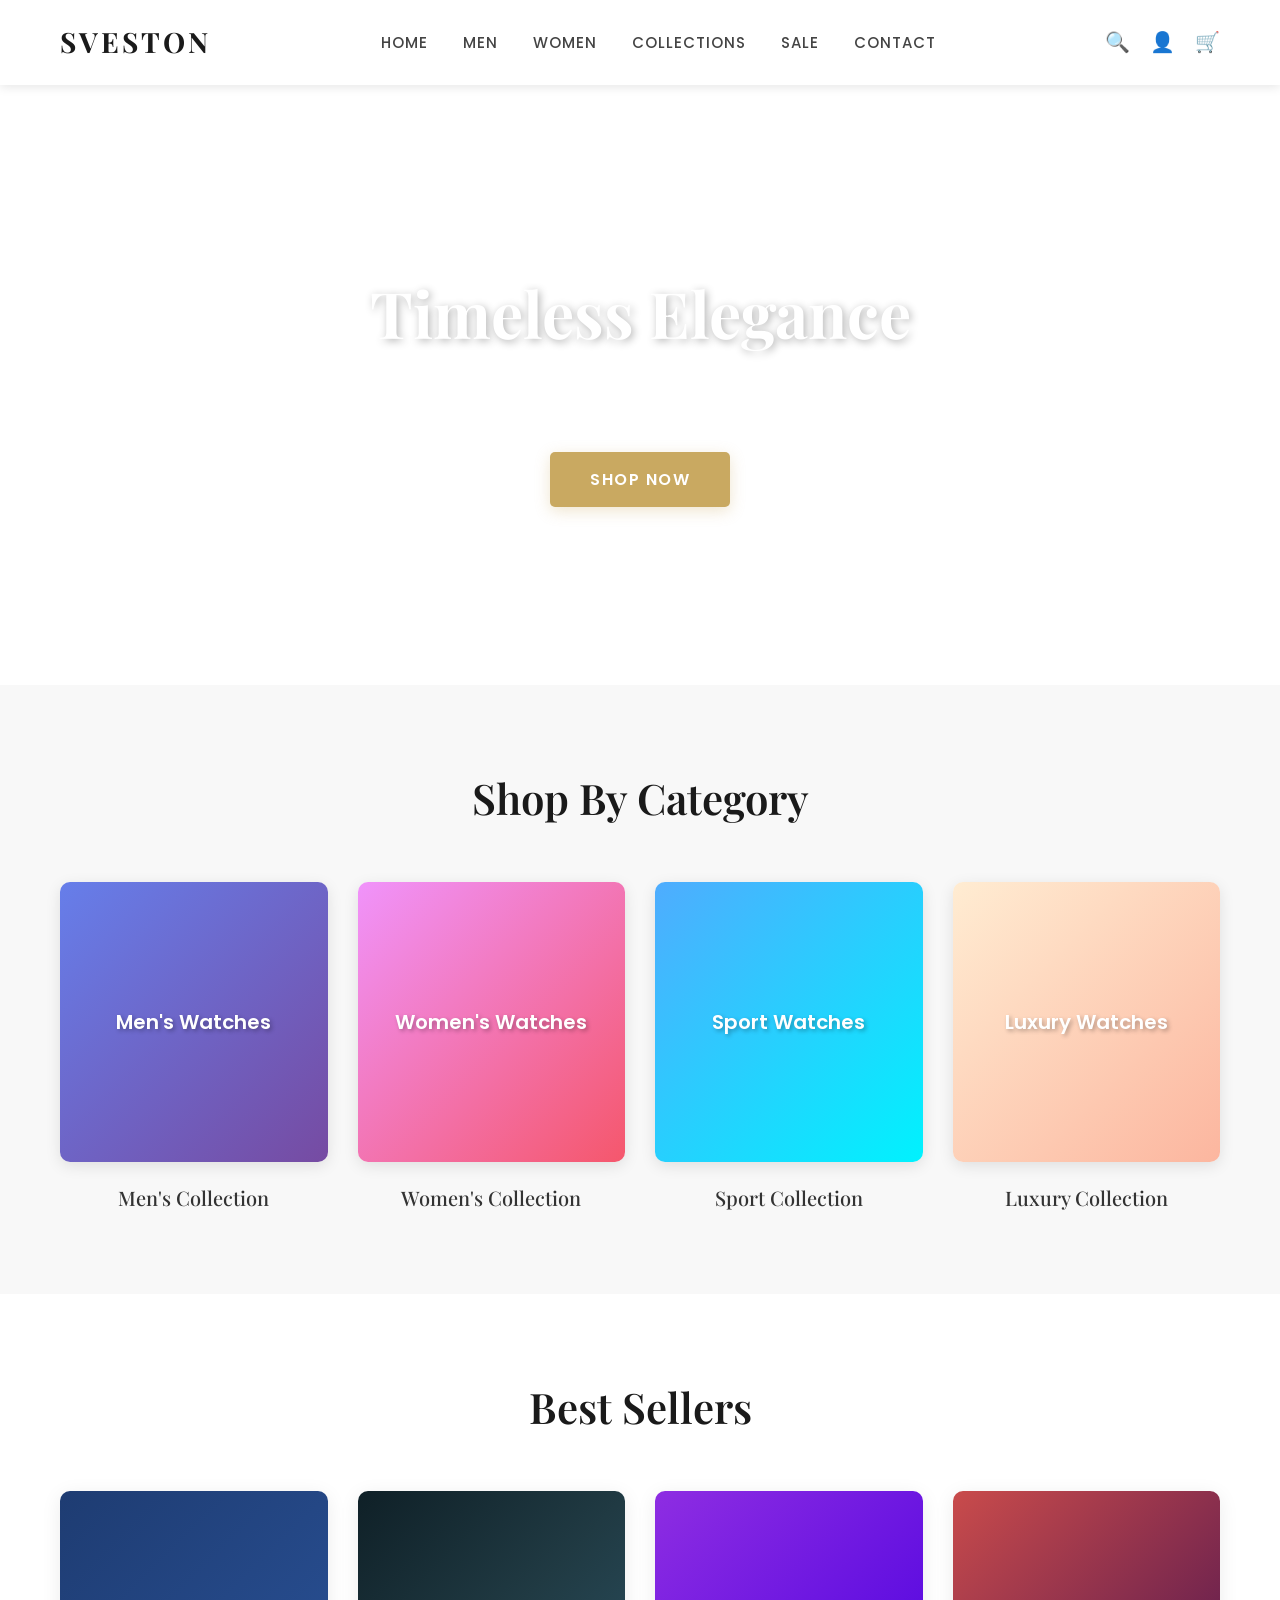
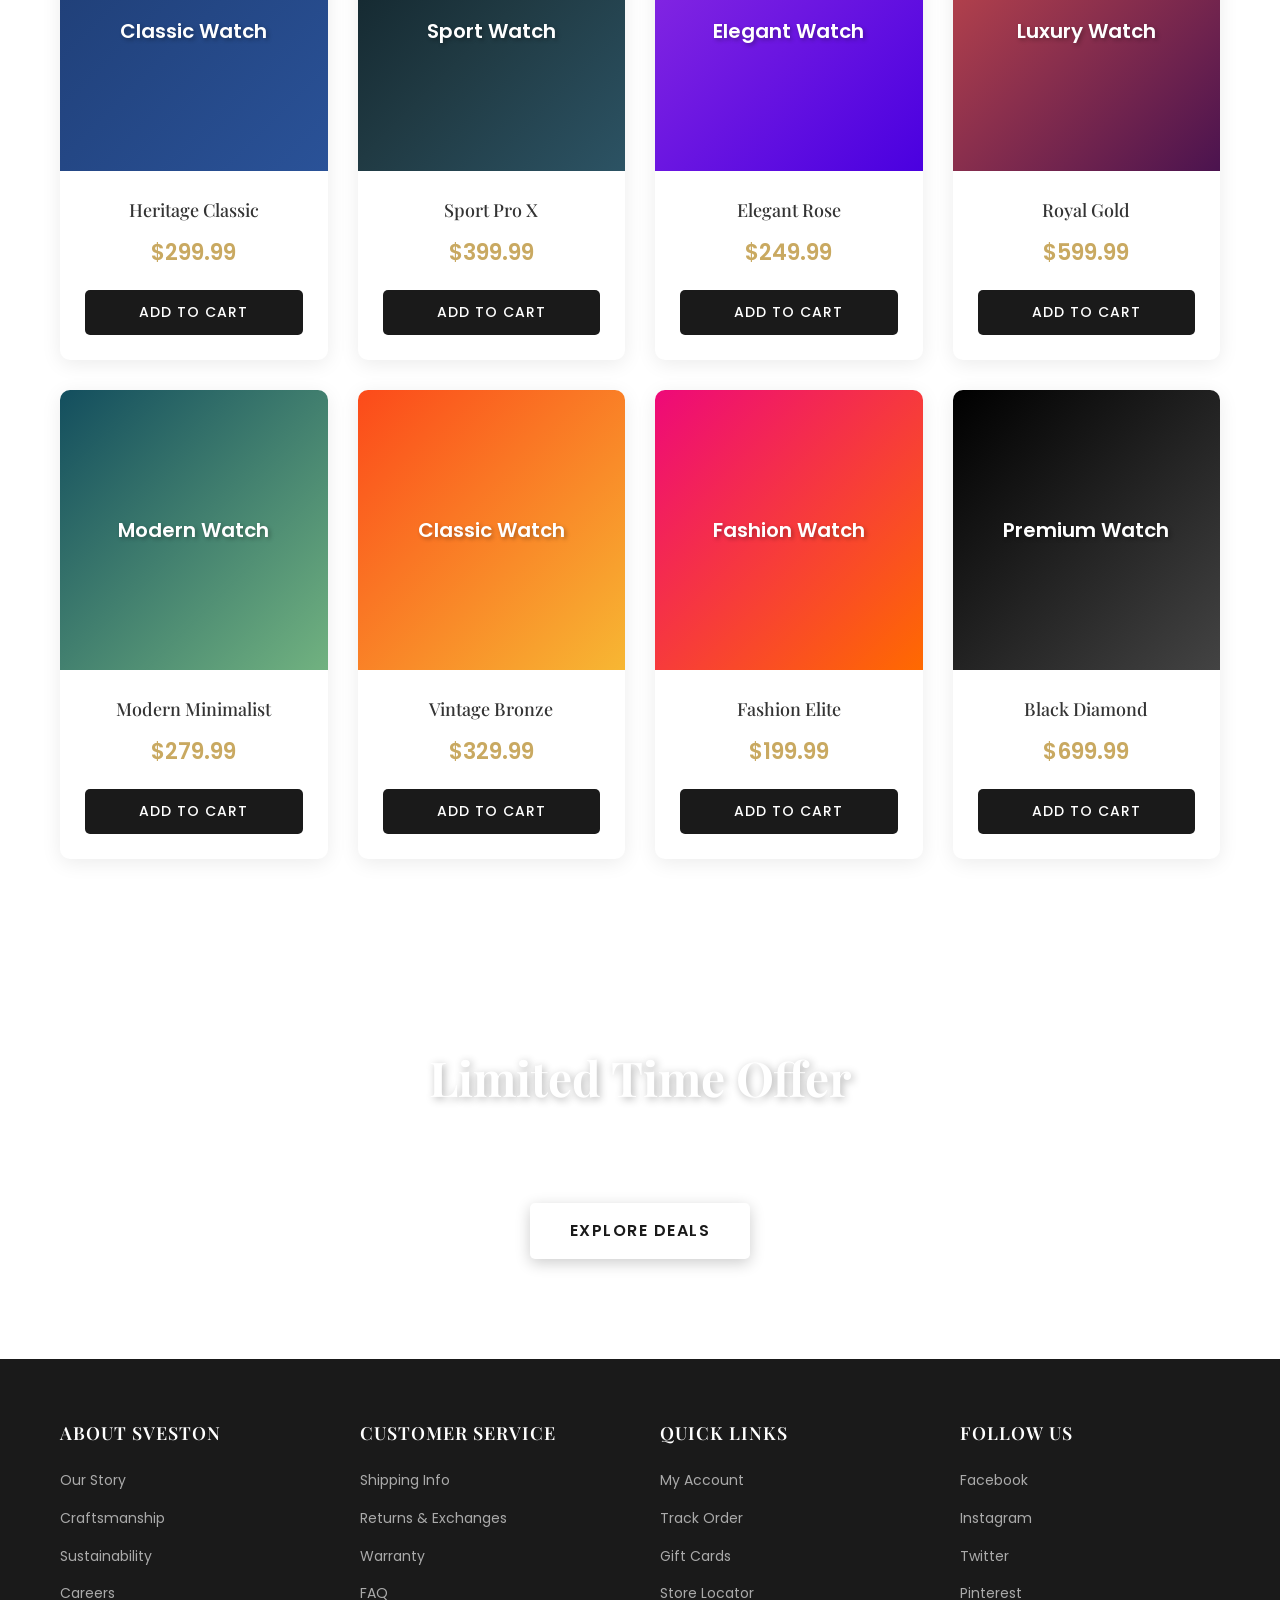
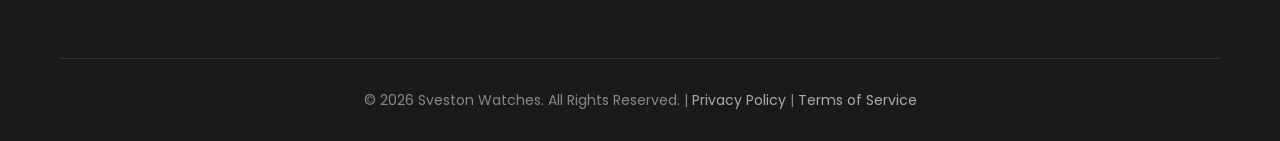
<file: index.html>
<!DOCTYPE html> <!-- Declares this as an HTML5 document -->
<html lang="en"> <!-- Root element with language set to English -->
<head>
    <!-- META TAGS: Provide information about the webpage -->
    <meta charset="UTF-8"> <!-- Sets character encoding to UTF-8 (supports all characters) -->
    <meta name="viewport" content="width=device-width, initial-scale=1.0"> <!-- Makes page responsive on mobile devices -->
    
    <!-- TITLE: Shows in browser tab -->
    <title>Sveston Watches - Premium Timepieces</title>
    
    <!-- EXTERNAL STYLESHEET: Links to our CSS file for styling -->
    <link rel="stylesheet" href="style.css">
    
    <!-- GOOGLE FONTS: Import custom fonts from Google Fonts -->
    <link rel="preconnect" href="https://fonts.googleapis.com"> <!-- Pre-connects to Google Fonts for faster loading -->
    <link rel="preconnect" href="https://fonts.gstatic.com" crossorigin> <!-- Pre-connects to static content server -->
    <!-- Imports two font families: Playfair Display (for headings) and Poppins (for body text) -->
    <link href="https://fonts.googleapis.com/css2?family=Playfair+Display:wght@400;600;700&family=Poppins:wght@300;400;500;600&display=swap" rel="stylesheet">
</head>
<body> <!-- Main content container for the entire page -->
    
    <!-- ========================================
         HEADER SECTION (TOP OF PAGE)
         Contains: Logo, Navigation Menu, Icons
         ======================================== -->
    <header> <!-- Semantic HTML5 tag for page header -->
        <!-- Container div centers content and adds padding -->
        <div class="container header-content">
            
            <!-- LOGO: Brand name on the left side -->
            <div class="logo">
                <h1>SVESTON</h1> <!-- Main heading with brand name -->
            </div>
            
            <!-- NAVIGATION: Main menu links -->
            <nav> <!-- Semantic HTML5 tag for navigation -->
                <ul class="nav-menu"> <!-- Unordered list for menu items -->
                    <!-- Each list item (li) contains a link (a) to different sections -->
                    <li><a href="#home">Home</a></li> <!-- Anchor tag links to home section -->
                    <li><a href="#men">Men</a></li> <!-- Links to men's section -->
                    <li><a href="#women">Women</a></li> <!-- Links to women's section -->
                    <li><a href="#collections">Collections</a></li> <!-- Links to collections -->
                    <li><a href="#sale">Sale</a></li> <!-- Links to sale section -->
                    <li><a href="#contact">Contact</a></li> <!-- Links to contact section -->
                </ul>
            </nav>
            
            <!-- ICONS: Search, User Profile, Shopping Cart (on the right side) -->
            <div class="header-icons">
                <span class="icon">🔍</span> <!-- Search icon (emoji) -->
                <span class="icon">👤</span> <!-- User account icon (emoji) -->
                <span class="icon">🛒</span> <!-- Shopping cart icon (emoji) -->
            </div>
        </div>
    </header>

    <!-- ========================================
         HERO SECTION (MAIN BANNER)
         Large banner with heading and call-to-action button
         ======================================== -->
    <section class="hero"> <!-- Section tag groups related content -->
        <div class="hero-content"> <!-- Container for centered content -->
            <h2 class="hero-title">Timeless Elegance</h2> <!-- Main headline text -->
            <p class="hero-tagline">Discover luxury watches crafted for perfection</p> <!-- Subtitle/description -->
            <a href="#products" class="btn-primary">Shop Now</a> <!-- Call-to-action button linking to products -->
        </div>
    </section>

    <!-- ========================================
         MAIN CONTENT AREA
         Contains all primary page content
         ======================================== -->
    <main> <!-- Semantic HTML5 tag for main content -->
        
        <!-- ========================================
             FEATURED CATEGORIES SECTION
             Displays 4 product categories in a grid
             ======================================== -->
        <section class="featured-categories"> <!-- Section for product categories -->
            <div class="container"> <!-- Container centers content and adds padding -->
                
                <!-- Section Title -->
                <h2 class="section-title">Shop By Category</h2>
                
                <!-- Grid container holds all category cards -->
                <div class="category-grid">
                    
                    <!-- CATEGORY CARD 1: Men's Collection -->
                    <div class="category-card"> <!-- Individual category card -->
                        <div class="category-image"> <!-- Container for category image -->
                            <!-- Placeholder with gradient background (replace with actual image later) -->
                            <div class="category-placeholder" style="background: linear-gradient(135deg, #667eea 0%, #764ba2 100%);">
                                <span class="placeholder-text">Men's Watches</span> <!-- Text displayed on placeholder -->
                            </div>
                        </div>
                        <h3 class="category-title">Men's Collection</h3> <!-- Category name below image -->
                    </div>
                    
                    <!-- CATEGORY CARD 2: Women's Collection -->
                    <div class="category-card">
                        <div class="category-image">
                            <!-- Gradient placeholder with pink/red colors -->
                            <div class="category-placeholder" style="background: linear-gradient(135deg, #f093fb 0%, #f5576c 100%);">
                                <span class="placeholder-text">Women's Watches</span>
                            </div>
                        </div>
                        <h3 class="category-title">Women's Collection</h3>
                    </div>
                    
                    <!-- CATEGORY CARD 3: Sport Collection -->
                    <div class="category-card">
                        <div class="category-image">
                            <!-- Gradient placeholder with blue colors -->
                            <div class="category-placeholder" style="background: linear-gradient(135deg, #4facfe 0%, #00f2fe 100%);">
                                <span class="placeholder-text">Sport Watches</span>
                            </div>
                        </div>
                        <h3 class="category-title">Sport Collection</h3>
                    </div>
                    
                    <!-- CATEGORY CARD 4: Luxury Collection -->
                    <div class="category-card">
                        <div class="category-image">
                            <!-- Gradient placeholder with warm colors -->
                            <div class="category-placeholder" style="background: linear-gradient(135deg, #ffecd2 0%, #fcb69f 100%);">
                                <span class="placeholder-text">Luxury Watches</span>
                            </div>
                        </div>
                        <h3 class="category-title">Luxury Collection</h3>
                    </div>
                    
                </div> <!-- End of category-grid -->
            </div> <!-- End of container -->
        </section> <!-- End of featured-categories section -->

        <!-- ========================================
             PRODUCTS SECTION (BEST SELLERS)
             Displays 8 products in a grid layout (4 per row on desktop)
             ======================================== -->
        <section class="products" id="products"> <!-- Section with id for anchor linking -->
            <div class="container"> <!-- Container centers content -->
                
                <!-- Section Title -->
                <h2 class="section-title">Best Sellers</h2>
                
                <!-- Grid container holds all product cards -->
                <div class="product-grid">
                    
                    <!-- ===== PRODUCT CARD 1: Heritage Classic ===== -->
                    <div class="product-card"> <!-- Individual product card -->
                        
                        <!-- Product Image Container -->
                        <div class="product-image">
                            <!-- Gradient placeholder (replace with <img> tag later) -->
                            <div class="product-placeholder" style="background: linear-gradient(135deg, #1e3c72 0%, #2a5298 100%);">
                                <span class="placeholder-text">Classic Watch</span> <!-- Placeholder text -->
                            </div>
                        </div>
                        
                        <!-- Product Information Container -->
                        <div class="product-info">
                            <h3 class="product-name">Heritage Classic</h3> <!-- Product name -->
                            <p class="product-price">$299.99</p> <!-- Product price -->
                            <button class="btn-cart">Add to Cart</button> <!-- Add to cart button -->
                        </div>
                    </div>
                    
                    <!-- ===== PRODUCT CARD 2: Sport Pro X ===== -->
                    <div class="product-card">
                        <div class="product-image">
                            <!-- Dark gradient for sport watch theme -->
                            <div class="product-placeholder" style="background: linear-gradient(135deg, #0f2027 0%, #203a43 50%, #2c5364 100%);">
                                <span class="placeholder-text">Sport Watch</span>
                            </div>
                        </div>
                        <div class="product-info">
                            <h3 class="product-name">Sport Pro X</h3>
                            <p class="product-price">$399.99</p>
                            <button class="btn-cart">Add to Cart</button>
                        </div>
                    </div>
                    
                    <!-- ===== PRODUCT CARD 3: Elegant Rose ===== -->
                    <!-- ===== PRODUCT CARD 3: Elegant Rose ===== -->
                    <div class="product-card">
                        <div class="product-image">
                            <div class="product-placeholder" style="background: linear-gradient(135deg, #8e2de2 0%, #4a00e0 100%);">
                                <span class="placeholder-text">Elegant Watch</span>
                            </div>
                        </div>
                        <div class="product-info">
                            <h3 class="product-name">Elegant Rose</h3>
                            <p class="product-price">$249.99</p>
                            <button class="btn-cart">Add to Cart</button>
                        </div>
                    </div>
                    
                    <!-- ===== PRODUCT CARD 4: Royal Gold ===== -->
                    <div class="product-card">
                        <div class="product-image">
                            <div class="product-placeholder" style="background: linear-gradient(135deg, #c94b4b 0%, #4b134f 100%);">
                                <span class="placeholder-text">Luxury Watch</span>
                            </div>
                        </div>
                        <div class="product-info">
                            <h3 class="product-name">Royal Gold</h3>
                            <p class="product-price">$599.99</p>
                            <button class="btn-cart">Add to Cart</button>
                        </div>
                    </div>
                    
                    <!-- ===== PRODUCT CARD 5: Modern Minimalist ===== -->
                    <div class="product-card">
                        <div class="product-image">
                            <div class="product-placeholder" style="background: linear-gradient(135deg, #134e5e 0%, #71b280 100%);">
                                <span class="placeholder-text">Modern Watch</span>
                            </div>
                        </div>
                        <div class="product-info">
                            <h3 class="product-name">Modern Minimalist</h3>
                            <p class="product-price">$279.99</p>
                            <button class="btn-cart">Add to Cart</button>
                        </div>
                    </div>
                    
                    <!-- ===== PRODUCT CARD 6: Vintage Bronze ===== -->
                    <div class="product-card">
                        <div class="product-image">
                            <div class="product-placeholder" style="background: linear-gradient(135deg, #fc4a1a 0%, #f7b733 100%);">
                                <span class="placeholder-text">Classic Watch</span>
                            </div>
                        </div>
                        <div class="product-info">
                            <h3 class="product-name">Vintage Bronze</h3>
                            <p class="product-price">$329.99</p>
                            <button class="btn-cart">Add to Cart</button>
                        </div>
                    </div>
                    
                    <!-- ===== PRODUCT CARD 7: Fashion Elite ===== -->
                    <div class="product-card">
                        <div class="product-image">
                            <div class="product-placeholder" style="background: linear-gradient(135deg, #ee0979 0%, #ff6a00 100%);">
                                <span class="placeholder-text">Fashion Watch</span>
                            </div>
                        </div>
                        <div class="product-info">
                            <h3 class="product-name">Fashion Elite</h3>
                            <p class="product-price">$199.99</p>
                            <button class="btn-cart">Add to Cart</button>
                        </div>
                    </div>
                    
                    <!-- ===== PRODUCT CARD 8: Black Diamond ===== -->
                    <div class="product-card">
                        <div class="product-image">
                            <div class="product-placeholder" style="background: linear-gradient(135deg, #000000 0%, #434343 100%);">
                                <span class="placeholder-text">Premium Watch</span>
                            </div>
                        </div>
                        <div class="product-info">
                            <h3 class="product-name">Black Diamond</h3>
                            <p class="product-price">$699.99</p>
                            <button class="btn-cart">Add to Cart</button>
                        </div>
                    </div>
                    
                </div> <!-- End of product-grid -->
            </div> <!-- End of container -->
        </section> <!-- End of products section -->

        <!-- ========================================
             PROMOTIONAL BANNER SECTION
             Full-width banner with special offer
             ======================================== -->
        <section class="promo-banner"> <!-- Promo section with background image -->
            <div class="promo-content"> <!-- Container for centered text and button -->
                <h2 class="promo-title">Limited Time Offer</h2> <!-- Main promotional heading -->
                <p class="promo-text">Get 30% off on selected luxury timepieces</p> <!-- Promotional message -->
                <a href="#sale" class="btn-secondary">Explore Deals</a> <!-- Call-to-action button -->
            </div>
        </section>

    </main> <!-- End of main content area -->

    <!-- ========================================
         FOOTER SECTION
         Contains 4 columns of links and copyright info
         ======================================== -->
    <footer> <!-- Semantic HTML5 tag for page footer -->
        <div class="container"> <!-- Container for centering footer content -->
            
            <!-- Grid container with 4 columns -->
            <div class="footer-grid">
                
                <!-- COLUMN 1: About Sveston -->
                <div class="footer-column">
                    <h4>About Sveston</h4> <!-- Column heading -->
                    <ul> <!-- Unordered list of links -->
                        <li><a href="#about">Our Story</a></li> <!-- Link to about page -->
                        <li><a href="#craftsmanship">Craftsmanship</a></li> <!-- Link to craftsmanship -->
                        <li><a href="#sustainability">Sustainability</a></li> <!-- Link to sustainability -->
                        <li><a href="#careers">Careers</a></li> <!-- Link to careers -->
                    </ul>
                </div>
                
                <!-- COLUMN 2: Customer Service -->
                <div class="footer-column">
                    <h4>Customer Service</h4> <!-- Column heading -->
                    <ul>
                        <li><a href="#shipping">Shipping Info</a></li> <!-- Link to shipping info -->
                        <li><a href="#returns">Returns & Exchanges</a></li> <!-- Link to returns policy -->
                        <li><a href="#warranty">Warranty</a></li> <!-- Link to warranty info -->
                        <li><a href="#faq">FAQ</a></li> <!-- Link to frequently asked questions -->
                    </ul>
                </div>
                
                <!-- COLUMN 3: Quick Links -->
                <div class="footer-column">
                    <h4>Quick Links</h4> <!-- Column heading -->
                    <ul>
                        <li><a href="#account">My Account</a></li> <!-- Link to user account -->
                        <li><a href="#track">Track Order</a></li> <!-- Link to order tracking -->
                        <li><a href="#gift">Gift Cards</a></li> <!-- Link to gift cards -->
                        <li><a href="#stores">Store Locator</a></li> <!-- Link to physical stores -->
                    </ul>
                </div>
                
                <!-- COLUMN 4: Social Media Links -->
                <div class="footer-column">
                    <h4>Follow Us</h4> <!-- Column heading -->
                    <ul class="social-links"> <!-- List of social media links -->
                        <li><a href="#facebook">Facebook</a></li> <!-- Link to Facebook page -->
                        <li><a href="#instagram">Instagram</a></li> <!-- Link to Instagram profile -->
                        <li><a href="#twitter">Twitter</a></li> <!-- Link to Twitter profile -->
                        <li><a href="#pinterest">Pinterest</a></li> <!-- Link to Pinterest profile -->
                    </ul>
                </div>
                
            </div> <!-- End of footer-grid -->
            
            <!-- Footer Bottom: Copyright and Legal Links -->
            <div class="footer-bottom">
                <p>&copy; 2026 Sveston Watches. All Rights Reserved. | <a href="#privacy">Privacy Policy</a> | <a href="#terms">Terms of Service</a></p>
                <!-- &copy; is the copyright symbol (©) -->
            </div>
            
        </div> <!-- End of container -->
    </footer> <!-- End of footer -->

</body> <!-- End of body tag -->
</html> <!-- End of HTML document -->
</file>
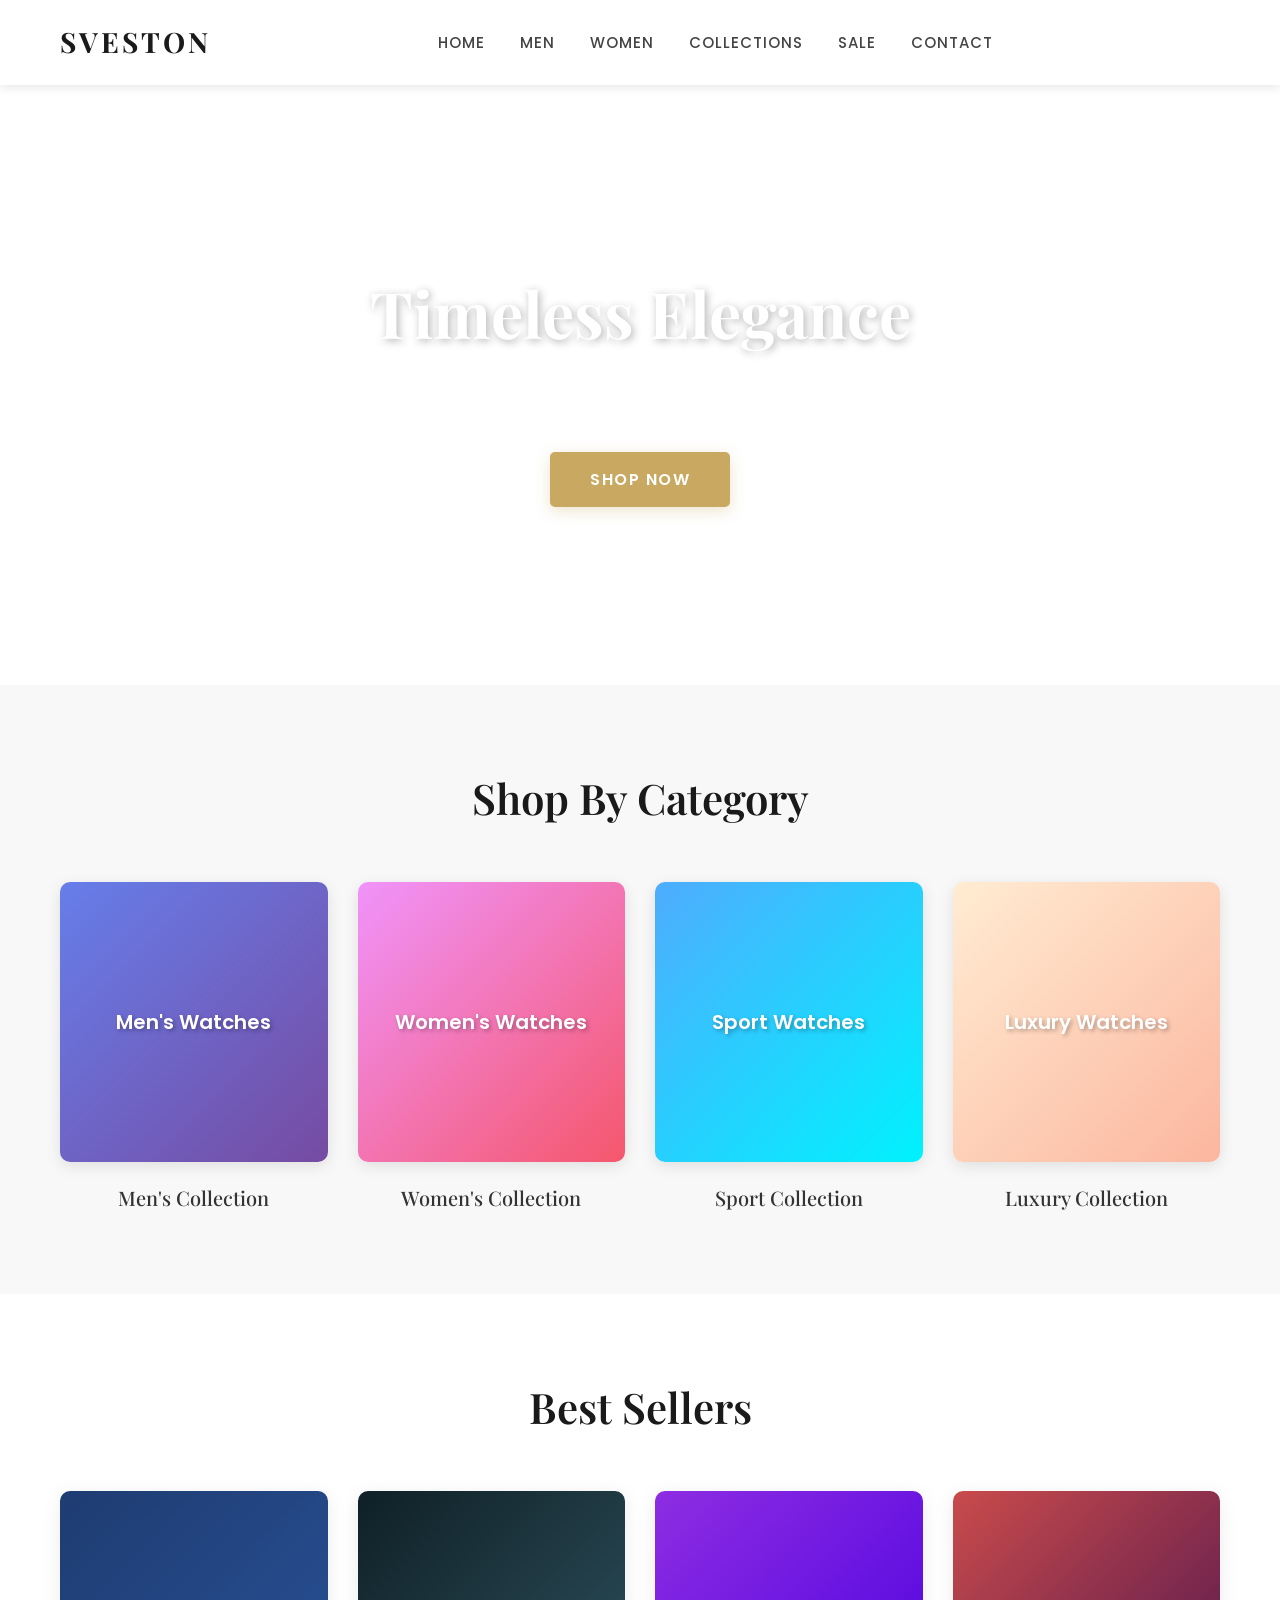
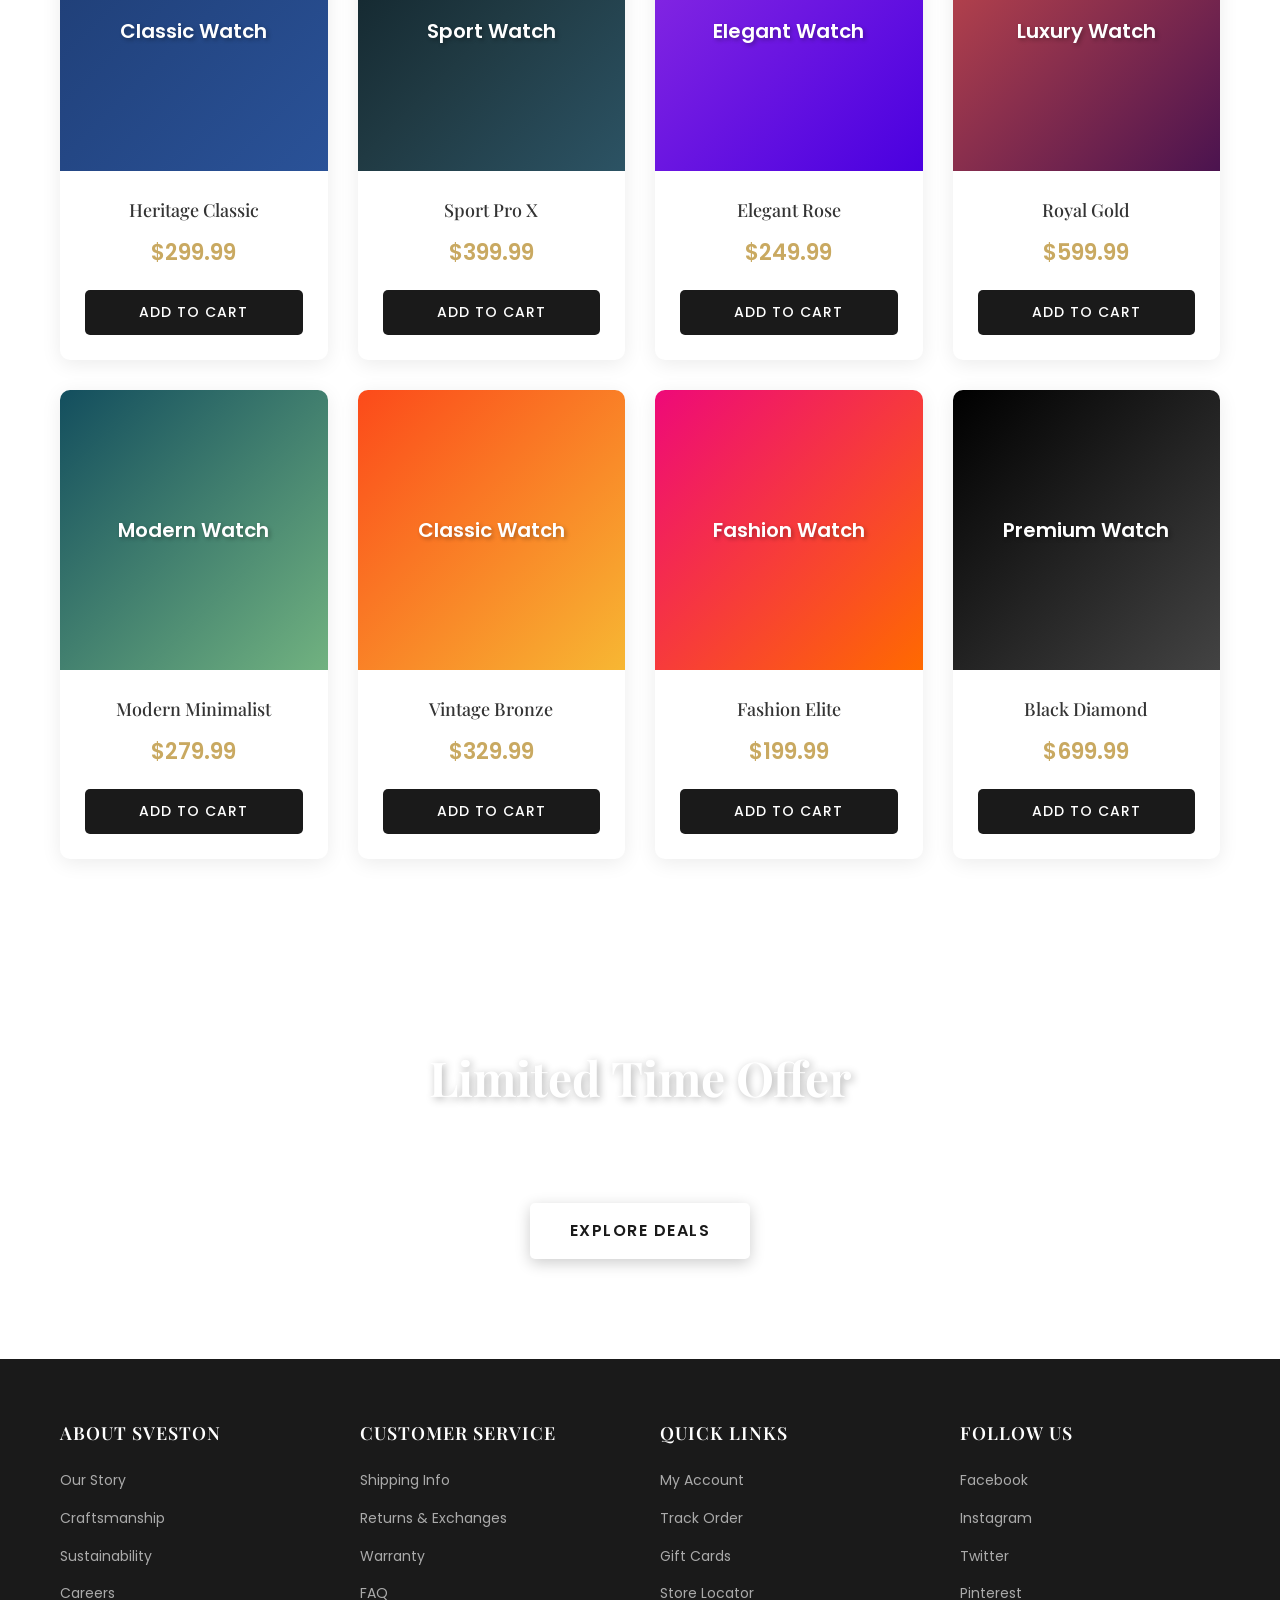
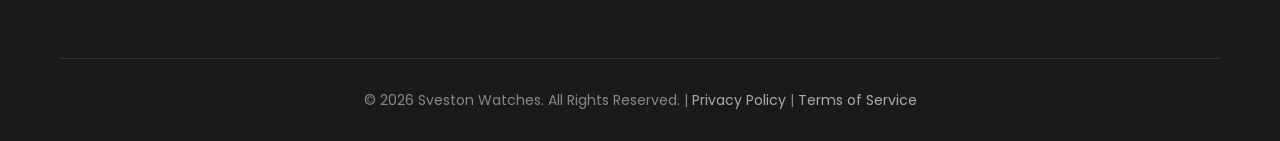
<file: assignment-1/index.html>
<!DOCTYPE html>
<html lang="en">
<head>
    <meta charset="UTF-8">
    <meta name="viewport" content="width=device-width, initial-scale=1.0">
    <title>Sveston Watches - Premium Timepieces</title>
    <link rel="stylesheet" href="style.css">
    <link rel="preconnect" href="https://fonts.googleapis.com">
    <link rel="preconnect" href="https://fonts.gstatic.com" crossorigin>
    <link href="https://fonts.googleapis.com/css2?family=Playfair+Display:wght@400;600;700&family=Poppins:wght@300;400;500;600&display=swap" rel="stylesheet">
</head>
<body>
    
    <header>
        <div class="container header-content">
            <div class="logo">
                <h1>SVESTON</h1>
            </div>
            <nav>
                <ul class="nav-menu">
                    <li><a href="#home">Home</a></li>
                    <li><a href="#men">Men</a></li>
                    <li><a href="#women">Women</a></li>
                    <li><a href="#collections">Collections</a></li>
                    <li><a href="#sale">Sale</a></li>
                    <li><a href="#contact">Contact</a></li>
                </ul>
            </nav>
            <div class="header-icons"></div>
        </div>
    </header>

    <section class="hero">
        <div class="hero-content">
            <h2 class="hero-title">Timeless Elegance</h2>
            <p class="hero-tagline">Discover luxury watches crafted for perfection</p>
            <a href="#products" class="btn-primary">Shop Now</a>
        </div>
    </section>

        <main>
        
        <section class="featured-categories">
            <div class="container">
                <h2 class="section-title">Shop By Category</h2>
                <div class="category-grid">
                    <div class="category-card">
                        <div class="category-image">
                            <div class="category-placeholder" style="background: linear-gradient(135deg, #667eea 0%, #764ba2 100%);">
                                <span class="placeholder-text">Men's Watches</span>
                            </div>
                        </div>
                        <h3 class="category-title">Men's Collection</h3>
                    </div>
                    <div class="category-card">
                        <div class="category-image">
                            <div class="category-placeholder" style="background: linear-gradient(135deg, #f093fb 0%, #f5576c 100%);">
                                <span class="placeholder-text">Women's Watches</span>
                            </div>
                        </div>
                        <h3 class="category-title">Women's Collection</h3>
                    </div>
                    <div class="category-card">
                        <div class="category-image">
                            <div class="category-placeholder" style="background: linear-gradient(135deg, #4facfe 0%, #00f2fe 100%);">
                                <span class="placeholder-text">Sport Watches</span>
                            </div>
                        </div>
                        <h3 class="category-title">Sport Collection</h3>
                    </div>
                    <div class="category-card">
                        <div class="category-image">
                            <div class="category-placeholder" style="background: linear-gradient(135deg, #ffecd2 0%, #fcb69f 100%);">
                                <span class="placeholder-text">Luxury Watches</span>
                            </div>
                        </div>
                        <h3 class="category-title">Luxury Collection</h3>
                    </div>
                </div>
            </div>
        </section>

        <section class="products" id="products">
            <div class="container">
                <h2 class="section-title">Best Sellers</h2>
                <div class="product-grid">
                    <div class="product-card">
                        <div class="product-image">
                            <div class="product-placeholder" style="background: linear-gradient(135deg, #1e3c72 0%, #2a5298 100%);">
                                <span class="placeholder-text">Classic Watch</span>
                            </div>
                        </div>
                        <div class="product-info">
                            <h3 class="product-name">Heritage Classic</h3>
                            <p class="product-price">$299.99</p>
                            <button class="btn-cart">Add to Cart</button>
                        </div>
                    </div>
                    <div class="product-card">
                        <div class="product-image">
                            <div class="product-placeholder" style="background: linear-gradient(135deg, #0f2027 0%, #203a43 50%, #2c5364 100%);">
                                <span class="placeholder-text">Sport Watch</span>
                            </div>
                        </div>
                        <div class="product-info">
                            <h3 class="product-name">Sport Pro X</h3>
                            <p class="product-price">$399.99</p>
                            <button class="btn-cart">Add to Cart</button>
                        </div>
                    </div>
                    <div class="product-card">
                        <div class="product-image">
                            <div class="product-placeholder" style="background: linear-gradient(135deg, #8e2de2 0%, #4a00e0 100%);">
                                <span class="placeholder-text">Elegant Watch</span>
                            </div>
                        </div>
                        <div class="product-info">
                            <h3 class="product-name">Elegant Rose</h3>
                            <p class="product-price">$249.99</p>
                            <button class="btn-cart">Add to Cart</button>
                        </div>
                    </div>
                    <div class="product-card">
                        <div class="product-image">
                            <div class="product-placeholder" style="background: linear-gradient(135deg, #c94b4b 0%, #4b134f 100%);">
                                <span class="placeholder-text">Luxury Watch</span>
                            </div>
                        </div>
                        <div class="product-info">
                            <h3 class="product-name">Royal Gold</h3>
                            <p class="product-price">$599.99</p>
                            <button class="btn-cart">Add to Cart</button>
                        </div>
                    </div>
                    <div class="product-card">
                        <div class="product-image">
                            <div class="product-placeholder" style="background: linear-gradient(135deg, #134e5e 0%, #71b280 100%);">
                                <span class="placeholder-text">Modern Watch</span>
                            </div>
                        </div>
                        <div class="product-info">
                            <h3 class="product-name">Modern Minimalist</h3>
                            <p class="product-price">$279.99</p>
                            <button class="btn-cart">Add to Cart</button>
                        </div>
                    </div>
                    <div class="product-card">
                        <div class="product-image">
                            <div class="product-placeholder" style="background: linear-gradient(135deg, #fc4a1a 0%, #f7b733 100%);">
                                <span class="placeholder-text">Classic Watch</span>
                            </div>
                        </div>
                        <div class="product-info">
                            <h3 class="product-name">Vintage Bronze</h3>
                            <p class="product-price">$329.99</p>
                            <button class="btn-cart">Add to Cart</button>
                        </div>
                    </div>
                    <div class="product-card">
                        <div class="product-image">
                            <div class="product-placeholder" style="background: linear-gradient(135deg, #ee0979 0%, #ff6a00 100%);">
                                <span class="placeholder-text">Fashion Watch</span>
                            </div>
                        </div>
                        <div class="product-info">
                            <h3 class="product-name">Fashion Elite</h3>
                            <p class="product-price">$199.99</p>
                            <button class="btn-cart">Add to Cart</button>
                        </div>
                    </div>
                    <div class="product-card">
                        <div class="product-image">
                            <div class="product-placeholder" style="background: linear-gradient(135deg, #000000 0%, #434343 100%);">
                                <span class="placeholder-text">Premium Watch</span>
                            </div>
                        </div>
                        <div class="product-info">
                            <h3 class="product-name">Black Diamond</h3>
                            <p class="product-price">$699.99</p>
                            <button class="btn-cart">Add to Cart</button>
                        </div>
                    </div>
                </div>
            </div>
        </section>

        <section class="promo-banner">
            <div class="promo-content">
                <h2 class="promo-title">Limited Time Offer</h2>
                <p class="promo-text">Get 30% off on selected luxury timepieces</p>
                <a href="#sale" class="btn-secondary">Explore Deals</a>
            </div>
        </section>

    </main>

    <footer>
        <div class="container">
            <div class="footer-grid">
                <div class="footer-column">
                    <h4>About Sveston</h4>
                    <ul>
                        <li><a href="#about">Our Story</a></li>
                        <li><a href="#craftsmanship">Craftsmanship</a></li>
                        <li><a href="#sustainability">Sustainability</a></li>
                        <li><a href="#careers">Careers</a></li>
                    </ul>
                </div>
                <div class="footer-column">
                    <h4>Customer Service</h4>
                    <ul>
                        <li><a href="#shipping">Shipping Info</a></li>
                        <li><a href="#returns">Returns & Exchanges</a></li>
                        <li><a href="#warranty">Warranty</a></li>
                        <li><a href="#faq">FAQ</a></li>
                    </ul>
                </div>
                <div class="footer-column">
                    <h4>Quick Links</h4>
                    <ul>
                        <li><a href="#account">My Account</a></li>
                        <li><a href="#track">Track Order</a></li>
                        <li><a href="#gift">Gift Cards</a></li>
                        <li><a href="#stores">Store Locator</a></li>
                    </ul>
                </div>
                <div class="footer-column">
                    <h4>Follow Us</h4>
                    <ul class="social-links">
                        <li><a href="#facebook">Facebook</a></li>
                        <li><a href="#instagram">Instagram</a></li>
                        <li><a href="#twitter">Twitter</a></li>
                        <li><a href="#pinterest">Pinterest</a></li>
                    </ul>
                </div>
            </div>
            <div class="footer-bottom">
                <p>&copy; 2026 Sveston Watches. All Rights Reserved. | <a href="#privacy">Privacy Policy</a> | <a href="#terms">Terms of Service</a></p>
            </div>
        </div>
    </footer>

</body>
</html>
</file>
<file: style.css>
/*
================================================================================
ASSIGNMENT 1 - SVESTON WATCHES LANDING PAGE
================================================================================
Styling for Assignment 1 – Sveston Inspired Landing Page
Use plain CSS only.
Use Flexbox and Grid.
Add responsive media queries.
Keep code clean and structured.
================================================================================
*/

/* ========================================
   CSS RESET & BASE STYLES
   ======================================== */

/* 
   UNIVERSAL SELECTOR (*)
   Applies to ALL elements on the page
*/
* {
    margin: 0;          /* Removes default margin from all elements */
    padding: 0;         /* Removes default padding from all elements */
    box-sizing: border-box;  /* Makes width/height include padding and border (easier layout control) */
}

/* 
   BODY TAG STYLING
   Sets default styles for the entire page
*/
body {
    font-family: 'Poppins', sans-serif;  /* Sets default font to Poppins (Google Font) */
    line-height: 1.6;                     /* Space between lines (1.6 = 160% of font size) */
    color: #333;                          /* Default text color (dark gray) */
    background-color: #fff;               /* Page background color (white) */
}

/* 
   HEADINGS STYLING (H1 to H6)
   All heading tags use decorative serif font
*/
h1, h2, h3, h4, h5, h6 {
    font-family: 'Playfair Display', serif;  /* Serif font for elegant look */
    font-weight: 600;                        /* Semi-bold weight */
}

/* 
   ANCHOR/LINK STYLING
   Removes default underline and sets smooth color transitions
*/
a {
    text-decoration: none;      /* Removes underline from links */
    color: inherit;             /* Inherits color from parent element */
    transition: color 0.3s ease; /* Smooth color change on hover (0.3 seconds) */
}

/* 
   UNORDERED LIST STYLING
   Removes default bullet points from lists
*/
ul {
    list-style: none;  /* Removes bullet points/numbers from lists */
}

/* 
   IMAGE STYLING
   Makes images responsive and removes inline spacing
*/
img {
    max-width: 100%;    /* Image never exceeds container width (responsive) */
    height: auto;       /* Maintains image aspect ratio */
    display: block;     /* Removes inline spacing below image */
}

/* 
   BUTTON STYLING
   Sets default button behavior
*/
button {
    cursor: pointer;    /* Shows hand cursor on hover (indicates clickable) */
    border: none;       /* Removes default button border */
    outline: none;      /* Removes focus outline (will add custom one later) */
    font-family: inherit; /* Inherits font from parent (Poppins from body) */
}

/* ========================================
   UTILITY CLASSES
   Reusable classes used throughout the page
   ======================================== */

/* 
   CONTAINER CLASS
   Centers content and adds horizontal padding
   Used in: header, categories, products, footer
*/
.container {
    max-width: 1200px;     /* Maximum width (prevents stretching on large screens) */
    margin: 0 auto;        /* Centers horizontally (0 top/bottom, auto left/right) */
    padding: 0 20px;       /* Adds 20px padding on left and right sides */
}

/* ========================================
   HEADER SECTION
   Sticky navigation bar at top of page
   ======================================== */

/* 
   HEADER TAG
   Main navigation container with sticky positioning
*/
header {
    background-color: #fff;              /* White background */
    box-shadow: 0 2px 10px rgba(0, 0, 0, 0.1);  /* Subtle shadow below header (x, y, blur, color) */
    position: sticky;                     /* Sticks to top when scrolling */
    top: 0;                              /* Stays at top of viewport */
    z-index: 1000;                       /* Appears above other content (higher = on top) */
    padding: 20px 0;                     /* 20px padding top and bottom */
}

/* 
   HEADER CONTENT
   Uses Flexbox to arrange logo, nav, and icons horizontally
*/
.header-content {
    display: flex;              /* Enables Flexbox layout */
    justify-content: space-between;  /* Spreads items: logo left, nav center, icons right */
    align-items: center;        /* Vertically centers all items */
}

/* 
   LOGO STYLING
   Brand name on the left side
*/
.logo h1 {
    font-size: 28px;           /* Large text size */
    font-weight: 700;          /* Bold weight */
    letter-spacing: 3px;       /* Space between letters (elegant look) */
    color: #1a1a1a;            /* Almost black color */
}

/* ========================================
   NAVIGATION MENU
   ======================================== */

/* 
   NAV CONTAINER
   Centers navigation in the header
*/
nav {
    flex: 1;                   /* Takes up available space (pushes logo left, icons right) */
    display: flex;             /* Enables Flexbox */
    justify-content: center;   /* Centers navigation menu horizontally */
}

/* 
   NAVIGATION MENU LIST
   Horizontal list of menu items
*/
.nav-menu {
    display: flex;             /* Arranges menu items horizontally */
    gap: 35px;                 /* 35px space between each menu item */
    align-items: center;       /* Vertically centers items */
}

/* 
   NAVIGATION LINKS
   Individual menu link styling
*/
.nav-menu li a {
    font-size: 15px;           /* Link text size */
    font-weight: 500;          /* Medium weight */
    color: #444;               /* Dark gray color */
    text-transform: uppercase; /* Makes text UPPERCASE */
    letter-spacing: 1px;       /* Slight spacing between letters */
    transition: color 0.3s ease;  /* Smooth color change on hover */
}

/* 
   NAVIGATION LINK HOVER EFFECT
   Changes color when user hovers over link
*/
.nav-menu li a:hover {
    color: #c9a961;            /* Changes to gold color on hover */
}

/* ========================================
   HEADER ICONS
   Search, User, Cart icons on the right
   ======================================== */

/* 
   ICONS CONTAINER
   Horizontal arrangement of icons
*/
.header-icons {
    display: flex;             /* Arranges icons horizontally */
    gap: 20px;                 /* 20px space between icons */
    font-size: 20px;           /* Icon size */
}

/* 
   INDIVIDUAL ICON STYLING
   Makes icons interactive
*/
.header-icons .icon {
    cursor: pointer;           /* Shows hand cursor (indicates clickable) */
    transition: transform 0.3s ease;  /* Smooth scale animation on hover */
}

/* 
   ICON HOVER EFFECT
   Slightly enlarges icon when hovering
*/
.header-icons .icon:hover {
    transform: scale(1.2);     /* Scales icon to 120% of original size */
}

/* ========================================
   HERO SECTION (MAIN BANNER)
   Full-width banner with background image
   ======================================== */

/* 
   HERO CONTAINER
   Full-screen banner with centered content
*/
.hero {
    /* Background styling */
    background: linear-gradient(135deg, #2c3e50 0%, #34495e 100%);  /* Gradient background (fallback) */
    background-image: url('https://images.unsplash.com/photo-1523170335258-f5ed11844a49?w=1600');  /* Background image */
    background-size: cover;              /* Scales image to cover entire area */
    background-position: center;         /* Centers the background image */
    background-blend-mode: overlay;      /* Blends gradient with image (darkens image) */
    
    /* Layout */
    height: 600px;                       /* Fixed height of 600 pixels */
    display: flex;                       /* Enables Flexbox for centering */
    align-items: center;                 /* Vertically centers content */
    justify-content: center;             /* Horizontally centers content */
    text-align: center;                  /* Centers text inside */
    
    /* Text color */
    color: #fff;                         /* White text color */
    position: relative;                  /* Allows z-index to work on child elements */
}

/* 
   HERO CONTENT CONTAINER
   Wrapper for centered text and button
*/
.hero-content {
    z-index: 2;                          /* Appears above background (higher = on top) */
}

/* 
   HERO TITLE
   Main headline text
*/
.hero-title {
    font-size: 64px;                     /* Very large text */
    font-weight: 700;                    /* Bold weight */
    margin-bottom: 20px;                 /* 20px space below title */
    text-shadow: 2px 2px 8px rgba(0, 0, 0, 0.3);  /* Shadow for readability (x, y, blur, color) */
}

/* 
   HERO TAGLINE
   Subtitle below main headline
*/
.hero-tagline {
    font-size: 20px;                     /* Medium text size */
    margin-bottom: 35px;                 /* Space below before button */
    font-weight: 300;                    /* Light weight */
    letter-spacing: 1px;                 /* Slight letter spacing */
}

/* 
   PRIMARY BUTTON (Shop Now button)
   Main call-to-action button styling
*/
.btn-primary {
    display: inline-block;               /* Allows padding and makes button clickable area */
    background-color: #c9a961;           /* Gold/tan background color */
    color: #fff;                         /* White text */
    padding: 15px 40px;                  /* 15px top/bottom, 40px left/right */
    font-size: 16px;                     /* Button text size */
    font-weight: 600;                    /* Semi-bold text */
    text-transform: uppercase;           /* Makes text UPPERCASE */
    letter-spacing: 1.5px;               /* Space between letters */
    border-radius: 5px;                  /* Slightly rounded corners */
    transition: all 0.3s ease;           /* Smooth transition for all properties */
    box-shadow: 0 4px 15px rgba(201, 169, 97, 0.3);  /* Subtle shadow below button */
}

/* 
   PRIMARY BUTTON HOVER EFFECT
   Changes when user hovers over button
*/
.btn-primary:hover {
    background-color: #b89550;           /* Darker gold color */
    transform: translateY(-3px);         /* Moves button up by 3px (lift effect) */
    box-shadow: 0 6px 20px rgba(201, 169, 97, 0.4);  /* Larger shadow (enhances lift) */
}

/* ========================================
   FEATURED CATEGORIES SECTION
   4 category cards in a grid layout
   ======================================== */

/* 
   CATEGORIES SECTION CONTAINER
   Adds padding and background color
*/
.featured-categories {
    padding: 80px 0;                     /* 80px padding top and bottom */
    background-color: #f8f8f8;           /* Light gray background */
}

/* 
   SECTION TITLE
   Reusable heading for different sections
*/
.section-title {
    font-size: 42px;                     /* Large heading text */
    text-align: center;                  /* Centers text horizontally */
    margin-bottom: 50px;                 /* Space below title */
    color: #1a1a1a;                      /* Almost black color */
    font-weight: 600;                    /* Semi-bold weight */
}

/* 
   CATEGORY GRID
   Uses CSS Grid to create 4 equal columns
*/
.category-grid {
    display: grid;                       /* Enables CSS Grid layout */
    grid-template-columns: repeat(4, 1fr);  /* Creates 4 columns of equal width (1fr = 1 fraction) */
    gap: 30px;                           /* 30px space between grid items */
}

/* 
   INDIVIDUAL CATEGORY CARD
   Contains image and title
*/
.category-card {
    text-align: center;                  /* Centers text */
    cursor: pointer;                     /* Shows hand cursor (indicates clickable) */
    transition: transform 0.3s ease;     /* Smooth movement animation */
}

/* 
   CATEGORY CARD HOVER EFFECT
   Lifts card up when hovering
*/
.category-card:hover {
    transform: translateY(-10px);        /* Moves card up by 10px */
}

/* 
   CATEGORY IMAGE CONTAINER
   Wraps the image/placeholder
*/
.category-image {
    overflow: hidden;                    /* Hides overflowing content (for zoom effect) */
    border-radius: 10px;                 /* Rounded corners */
    margin-bottom: 20px;                 /* Space below image */
    box-shadow: 0 4px 15px rgba(0, 0, 0, 0.1);  /* Subtle shadow for depth */
}

/* 
   CATEGORY PLACEHOLDER
   Colored background (will be replaced with actual image)
*/
.category-placeholder {
    height: 280px;                       /* Fixed height */
    display: flex;                       /* Enables Flexbox for centering */
    align-items: center;                 /* Vertically centers text */
    justify-content: center;             /* Horizontally centers text */
    transition: transform 0.3s ease;     /* Smooth zoom animation */
}

/* 
   PLACEHOLDER ZOOM EFFECT ON HOVER
   Zooms in on image when hovering over card
*/
.category-card:hover .category-placeholder {
    transform: scale(1.05);              /* Scales to 105% (zoom in effect) */
}

/* 
   PLACEHOLDER TEXT
   Text displayed on gradient background
*/
.placeholder-text {
    color: #fff;                         /* White text */
    font-size: 20px;                     /* Medium text size */
    font-weight: 600;                    /* Semi-bold */
    text-shadow: 2px 2px 4px rgba(0, 0, 0, 0.3);  /* Shadow for readability */
}

/* 
   CATEGORY TITLE
   Text below the image
*/
.category-title {
    font-size: 20px;                     /* Medium text size */
    color: #333;                         /* Dark gray */
    font-weight: 500;                    /* Medium weight */
}

/* ========================================
   PRODUCT SECTION (BEST SELLERS)
   8 product cards in a grid (4 per row)
   ======================================== */

/* 
   PRODUCTS SECTION CONTAINER
   White background with padding
*/
.products {
    padding: 80px 0;                     /* 80px padding top and bottom */
    background-color: #fff;              /* White background */
}

/* 
   PRODUCT GRID
   Uses CSS Grid to create 4 columns
*/
.product-grid {
    display: grid;                       /* Enables CSS Grid layout */
    grid-template-columns: repeat(4, 1fr);  /* Creates 4 equal columns */
    gap: 30px;                           /* 30px space between products */
}

/* 
   INDIVIDUAL PRODUCT CARD
   Container for each product
*/
.product-card {
    background-color: #fff;              /* White background */
    border-radius: 10px;                 /* Rounded corners */
    overflow: hidden;                    /* Hides overflowing content */
    box-shadow: 0 4px 20px rgba(0, 0, 0, 0.08);  /* Subtle shadow for depth */
    transition: transform 0.3s ease, box-shadow 0.3s ease;  /* Smooth animation for lift effect */
}

/* 
   PRODUCT CARD HOVER EFFECT
   Lifts card and enhances shadow
*/
.product-card:hover {
    transform: translateY(-8px);         /* Moves card up by 8px */
    box-shadow: 0 8px 30px rgba(0, 0, 0, 0.15);  /* Darker, larger shadow */
}

/* 
   PRODUCT IMAGE CONTAINER
   Wraps product image
*/
.product-image {
    overflow: hidden;                    /* Hides overflowing content (for zoom effect) */
}

/* 
   PRODUCT PLACEHOLDER
   Gradient background (replace with actual images)
*/
.product-placeholder {
    height: 280px;                       /* Fixed height */
    display: flex;                       /* Enables Flexbox for centering */
    align-items: center;                 /* Vertically centers text */
    justify-content: center;             /* Horizontally centers text */
    transition: transform 0.3s ease;     /* Smooth zoom animation */
}

/* 
   PRODUCT PLACEHOLDER ZOOM EFFECT
   Zooms in on image when hovering over card
*/
.product-card:hover .product-placeholder {
    transform: scale(1.1);               /* Scales to 110% (zoom in) */
}

/* 
   PRODUCT INFO CONTAINER
   Contains name, price, and button
*/
.product-info {
    padding: 25px;                       /* 25px padding on all sides */
    text-align: center;                  /* Centers text */
}

/* 
   PRODUCT NAME
   Product title
*/
.product-name {
    font-size: 18px;                     /* Medium text size */
    margin-bottom: 10px;                 /* Space below name */
    color: #333;                         /* Dark gray color */
    font-weight: 500;                    /* Medium weight */
}

/* 
   PRODUCT PRICE
   Price in gold color
*/
.product-price {
    font-size: 22px;                     /* Large text for emphasis */
    color: #c9a961;                      /* Gold color (brand color) */
    font-weight: 600;                    /* Semi-bold */
    margin-bottom: 20px;                 /* Space before button */
}

/* 
   ADD TO CART BUTTON
   Black button that turns gold on hover
*/
.btn-cart {
    background-color: #1a1a1a;           /* Black background */
    color: #fff;                         /* White text */
    padding: 12px 30px;                  /* 12px top/bottom, 30px left/right */
    font-size: 14px;                     /* Button text size */
    font-weight: 500;                    /* Medium weight */
    text-transform: uppercase;           /* Makes text UPPERCASE */
    letter-spacing: 1px;                 /* Space between letters */
    border-radius: 5px;                  /* Rounded corners */
    transition: all 0.3s ease;           /* Smooth transition for all properties */
    width: 100%;                         /* Full width of container */
}

/* 
   CART BUTTON HOVER EFFECT
   Changes to gold color and lifts up
*/
.btn-cart:hover {
    background-color: #c9a961;           /* Gold background */
    transform: translateY(-2px);         /* Moves button up by 2px */
}

/* ========================================
   PROMOTIONAL BANNER SECTION
   Full-width banner promoting special offers
   ======================================== */

/* 
   PROMO BANNER CONTAINER
   Large banner with background image and overlay
*/
.promo-banner {
    /* Background styling */
    background: linear-gradient(135deg, #c9a961 0%, #b89550 100%);  /* Gold gradient (fallback) */
    background-image: url('https://images.unsplash.com/photo-1509048191080-d2984bad6ae5?w=1600');  /* Background image */
    background-size: cover;              /* Scales image to cover entire area */
    background-position: center;         /* Centers the background image */
    background-blend-mode: overlay;      /* Blends gradient with image (tints image gold) */
    
    /* Layout */
    padding: 100px 20px;                 /* 100px top/bottom, 20px left/right */
    text-align: center;                  /* Centers text */
    color: #fff;                         /* White text color */
}

/* 
   PROMO CONTENT CONTAINER
   Limits width and centers content
*/
.promo-content {
    max-width: 700px;                    /* Maximum width of 700px */
    margin: 0 auto;                      /* Centers horizontally */
}

/* 
   PROMO TITLE
   Main heading for promotional offer
*/
.promo-title {
    font-size: 48px;                     /* Large text */
    margin-bottom: 20px;                 /* Space below title */
    font-weight: 700;                    /* Bold weight */
    text-shadow: 2px 2px 8px rgba(0, 0, 0, 0.3);  /* Shadow for readability */
}

/* 
   PROMO TEXT
   Description of the promotional offer
*/
.promo-text {
    font-size: 20px;                     /* Medium text size */
    margin-bottom: 35px;                 /* Space before button */
    font-weight: 300;                    /* Light weight */
    letter-spacing: 1px;                 /* Slight letter spacing */
}

/* 
   SECONDARY BUTTON (Explore Deals button)
   White button that inverts colors on hover
*/
.btn-secondary {
    display: inline-block;               /* Allows padding and makes button clickable */
    background-color: #fff;              /* White background */
    color: #1a1a1a;                      /* Black text */
    padding: 15px 40px;                  /* 15px top/bottom, 40px left/right */
    font-size: 16px;                     /* Button text size */
    font-weight: 600;                    /* Semi-bold */
    text-transform: uppercase;           /* Makes text UPPERCASE */
    letter-spacing: 1.5px;               /* Space between letters */
    border-radius: 5px;                  /* Rounded corners */
    transition: all 0.3s ease;           /* Smooth transition for all properties */
    box-shadow: 0 4px 15px rgba(0, 0, 0, 0.2);  /* Shadow for depth */
}

/* 
   SECONDARY BUTTON HOVER EFFECT
   Inverts colors (black background, white text)
*/
.btn-secondary:hover {
    background-color: #1a1a1a;           /* Black background */
    color: #fff;                         /* White text */
    transform: translateY(-3px);         /* Moves button up by 3px */
    box-shadow: 0 6px 20px rgba(0, 0, 0, 0.3);  /* Larger shadow */
}

/* ========================================
   FOOTER SECTION
   Contains 4 columns with links and copyright
   ======================================== */

/* 
   FOOTER CONTAINER
   Dark background with light text
*/
footer {
    background-color: #1a1a1a;           /* Almost black background */
    color: #ccc;                         /* Light gray text */
    padding: 60px 0 30px;                /* 60px top, 30px bottom, 0 left/right */
}

/* 
   FOOTER GRID
   Creates 4 equal columns using CSS Grid
*/
.footer-grid {
    display: grid;                       /* Enables CSS Grid layout */
    grid-template-columns: repeat(4, 1fr);  /* Creates 4 equal columns */
    gap: 40px;                           /* 40px space between columns */
    margin-bottom: 40px;                 /* Space below grid before copyright */
}

/* 
   FOOTER COLUMN HEADINGS
   Column titles (About, Customer Service, etc.)
*/
.footer-column h4 {
    color: #fff;                         /* White color for headings */
    font-size: 18px;                     /* Medium text size */
    margin-bottom: 20px;                 /* Space below heading */
    font-weight: 600;                    /* Semi-bold */
    text-transform: uppercase;           /* Makes text UPPERCASE */
    letter-spacing: 1px;                 /* Space between letters */
}

/* 
   FOOTER LIST ITEMS
   Spacing between links in each column
*/
.footer-column ul li {
    margin-bottom: 12px;                 /* 12px space between each link */
}

/* 
   FOOTER LINKS
   Individual link styling
*/
.footer-column ul li a {
    color: #aaa;                         /* Light gray color */
    font-size: 14px;                     /* Small text size */
    transition: color 0.3s ease;         /* Smooth color change on hover */
}

/* 
   FOOTER LINK HOVER EFFECT
   Changes color to gold on hover
*/
.footer-column ul li a:hover {
    color: #c9a961;                      /* Gold color on hover */
}

/* 
   SOCIAL LINKS LIST
   Vertical layout for social media links
*/
.social-links {
    display: flex;                       /* Enables Flexbox */
    flex-direction: column;              /* Stacks links vertically */
}

/* 
   FOOTER BOTTOM
   Copyright and legal links section
*/
.footer-bottom {
    text-align: center;                  /* Centers text */
    padding-top: 30px;                   /* 30px space above */
    border-top: 1px solid #333;          /* Thin border line on top */
    color: #888;                         /* Gray text color */
    font-size: 14px;                     /* Small text size */
}

/* 
   FOOTER BOTTOM LINKS
   Privacy Policy and Terms links
*/
.footer-bottom a {
    color: #aaa;                         /* Light gray color */
    transition: color 0.3s ease;         /* Smooth color change */
}

/* 
   FOOTER BOTTOM LINK HOVER
   Changes to gold on hover
*/
.footer-bottom a:hover {
    color: #c9a961;                      /* Gold color on hover */
}

/* ================================================================================
   RESPONSIVE DESIGN - MOBILE (MAX-WIDTH: 768PX)
   Applies to smartphones and small tablets
   Changes layout from horizontal to vertical, adjusts grid columns
   ================================================================================ */

/* 
   @media query - CSS code inside only applies when screen is 768px or smaller
*/
@media (max-width: 768px) {
    
    /* ===== HEADER ADJUSTMENTS ===== */
    
    /* 
       Changes header from horizontal to vertical layout
    */
    .header-content {
        flex-direction: column;          /* Stacks logo, nav, and icons vertically */
        gap: 20px;                       /* 20px space between stacked items */
    }
    
    /* 
       Smaller logo text for mobile
    */
    .logo h1 {
        font-size: 24px;                 /* Reduces from 28px to 24px */
    }
    
    /* ===== NAVIGATION ADJUSTMENTS ===== */
    
    /* 
       Makes navigation full-width on mobile
    */
    nav {
        width: 100%;                     /* Takes full width of container */
    }
    
    /* 
       Changes navigation from horizontal to vertical
    */
    .nav-menu {
        flex-direction: column;          /* Stacks menu items vertically */
        gap: 15px;                       /* Reduces gap between items */
    }
    
    /* 
       Smaller text for navigation links
    */
    .nav-menu li a {
        font-size: 14px;                 /* Reduces from 15px to 14px */
    }
    
    /* ===== HERO SECTION ADJUSTMENTS ===== */
    
    /* 
       Shorter hero for mobile screens
    */
    .hero {
        height: 500px;                   /* Reduces from 600px to 500px */
        padding: 20px;                   /* Adds padding on sides */
    }
    
    /* 
       Smaller hero title for mobile
    */
    .hero-title {
        font-size: 36px;                 /* Reduces from 64px to 36px */
    }
    
    /* 
       Smaller tagline text
    */
    .hero-tagline {
        font-size: 16px;                 /* Reduces from 20px to 16px */
        margin-bottom: 25px;             /* Less space before button */
    }
    
    /* 
       Smaller primary button on mobile
    */
    .btn-primary {
        padding: 12px 30px;              /* Reduces padding (was 15px 40px) */
        font-size: 14px;                 /* Reduces from 16px to 14px */
    }
    
    /* ===== CATEGORY SECTION ADJUSTMENTS ===== */
    
    /* 
       Less padding for mobile screens
    */
    .featured-categories {
        padding: 50px 0;                 /* Reduces from 80px to 50px */
    }
    
    /* 
       Smaller section titles
    */
    .section-title {
        font-size: 32px;                 /* Reduces from 42px to 32px */
        margin-bottom: 30px;             /* Less space below title */
    }
    
    /* 
       IMPORTANT: Changes category grid to 1 column (stacks vertically)
    */
    .category-grid {
        grid-template-columns: 1fr;      /* 1 column instead of 4 (full width) */
        gap: 25px;                       /* Slightly smaller gap */
    }
    
    /* 
       Shorter category placeholders
    */
    .category-placeholder {
        height: 220px;                   /* Reduces from 280px to 220px */
    }
    
    /* ===== PRODUCT SECTION ADJUSTMENTS ===== */
    
    /* 
       Less padding for products section
    */
    .products {
        padding: 50px 0;                 /* Reduces from 80px to 50px */
    }
    
    /* 
       IMPORTANT: Changes product grid to 2 columns (2 products per row)
    */
    .product-grid {
        grid-template-columns: repeat(2, 1fr);  /* 2 columns instead of 4 */
        gap: 20px;                       /* Smaller gap between products */
    }
    
    /* 
       Shorter product images
    */
    .product-placeholder {
        height: 200px;                   /* Reduces from 280px to 200px */
    }
    
    /* 
       Less padding in product info
    */
    .product-info {
        padding: 15px;                   /* Reduces from 25px to 15px */
    }
    
    /* 
       Smaller product name text
    */
    .product-name {
        font-size: 16px;                 /* Reduces from 18px to 16px */
    }
    
    /* 
       Smaller price text
    */
    .product-price {
        font-size: 18px;                 /* Reduces from 22px to 18px */
    }
    
    /* 
       Smaller cart button
    */
    .btn-cart {
        padding: 10px 20px;              /* Reduces padding (was 12px 30px) */
        font-size: 12px;                 /* Reduces from 14px to 12px */
    }
    
    /* ===== PROMO BANNER ADJUSTMENTS ===== */
    
    /* 
       Less padding for promo banner
    */
    .promo-banner {
        padding: 60px 20px;              /* Reduces from 100px to 60px */
    }
    
    /* 
       Smaller promo title
    */
    .promo-title {
        font-size: 32px;                 /* Reduces from 48px to 32px */
    }
    
    /* 
       Smaller promo text
    */
    .promo-text {
        font-size: 16px;                 /* Reduces from 20px to 16px */
    }
    
    /* 
       Smaller secondary button
    */
    .btn-secondary {
        padding: 12px 30px;              /* Reduces padding (was 15px 40px) */
        font-size: 14px;                 /* Reduces from 16px to 14px */
    }
    
    /* ===== FOOTER ADJUSTMENTS ===== */
    
    /* 
       Less padding for footer
    */
    footer {
        padding: 40px 0 20px;            /* Reduces from 60px 0 30px */
    }
    
    /* 
       IMPORTANT: Changes footer to 1 column (stacks vertically)
    */
    .footer-grid {
        grid-template-columns: 1fr;      /* 1 column instead of 4 */
        gap: 30px;                       /* Smaller gap between columns */
    }
    
    /* 
       Smaller footer headings
    */
    .footer-column h4 {
        font-size: 16px;                 /* Reduces from 18px to 16px */
    }
    
    /* 
       Smaller copyright text
    */
    .footer-bottom {
        font-size: 12px;                 /* Reduces from 14px to 12px */
    }
    
} /* End of mobile media query */

/* ================================================================================
   RESPONSIVE DESIGN - TABLET (MAX-WIDTH: 1024PX, MIN-WIDTH: 769PX)
   Applies to tablets and medium-sized screens
   Optimizes layout for medium screens (between mobile and desktop)
   ================================================================================ */

/* 
   @media query with range - applies only to screens between 769px and 1024px
*/
@media (max-width: 1024px) and (min-width: 769px) {
    
    /* ===== CATEGORY GRID ===== */
    
    /* 
       Changes category grid to 2 columns (instead of 4)
    */
    .category-grid {
        grid-template-columns: repeat(2, 1fr);  /* 2 equal columns */
        gap: 25px;                       /* Slightly smaller gap */
    }
    
    /* ===== PRODUCT GRID ===== */
    
    /* 
       IMPORTANT: Changes product grid to 3 columns (instead of 4)
       3 products per row on tablet screens
    */
    .product-grid {
        grid-template-columns: repeat(3, 1fr);  /* 3 equal columns */
        gap: 25px;                       /* Slightly smaller gap */
    }
    
    /* ===== NAVIGATION ADJUSTMENTS ===== */
    
    /* 
       Reduces space between navigation items
    */
    .nav-menu {
        gap: 25px;                       /* Reduces from 35px to 25px */
    }
    
    /* 
       Smaller navigation link text
    */
    .nav-menu li a {
        font-size: 14px;                 /* Reduces from 15px to 14px */
    }
    
    /* ===== HERO ADJUSTMENTS ===== */
    
    /* 
       Slightly smaller hero title for tablets
    */
    .hero-title {
        font-size: 52px;                 /* Reduces from 64px to 52px */
    }
    
    /* ===== SECTION TITLES ===== */
    
    /* 
       Smaller section titles
    */
    .section-title {
        font-size: 36px;                 /* Reduces from 42px to 36px */
    }
    
    /* ===== FOOTER ===== */
    
    /* 
       Changes footer to 2 columns (instead of 4)
    */
    .footer-grid {
        grid-template-columns: repeat(2, 1fr);  /* 2 equal columns */
        gap: 35px;                       /* Space between columns */
    }
    
} /* End of tablet media query */

/* ================================================================================
   HOVER EFFECTS & TRANSITIONS
   Additional enhancements for user experience
   ================================================================================ */

/* 
   SMOOTH SCROLLING
   When clicking anchor links, page scrolls smoothly instead of jumping
*/
html {
    scroll-behavior: smooth;             /* Enables smooth scrolling for entire page */
}

/* 
   FOCUS STATES FOR ACCESSIBILITY
   Shows visible outline when user tabs through links/buttons (keyboard navigation)
*/
a:focus,
button:focus {
    outline: 2px solid #c9a961;          /* Gold outline (2px thick) */
    outline-offset: 3px;                 /* 3px space between outline and element */
}

/* 
   LOADING ANIMATION FOR PLACEHOLDERS
   Fade-in effect when page loads
*/
.product-placeholder,
.category-placeholder {
    animation: fadeIn 0.5s ease-in;      /* Applies fadeIn animation (0.5 seconds) */
}

/* 
   KEYFRAMES FOR FADE-IN ANIMATION
   Defines how the fade-in animation works
*/
@keyframes fadeIn {
    from {
        opacity: 0;                      /* Starts invisible (0% opacity) */
    }
    to {
        opacity: 1;                      /* Ends fully visible (100% opacity) */
    }
}

/* ================================================================================
   END OF STYLESHEET
   ================================================================================ */
</file>
<file: assignment-1/style.css>
* {
    margin: 0;
    padding: 0;
    box-sizing: border-box;
}

body {
    font-family: 'Poppins', sans-serif;
    line-height: 1.6;
    color: #333;
    background-color: #fff;
}

h1, h2, h3, h4, h5, h6 {
    font-family: 'Playfair Display', serif;
    font-weight: 600;
}

a {
    text-decoration: none;
    color: inherit;
    transition: color 0.3s ease;
}

ul {
    list-style: none;
}

img {
    max-width: 100%;
    height: auto;
    display: block;
}

button {
    cursor: pointer;
    border: none;
    outline: none;
    font-family: inherit;
}

.container {
    max-width: 1200px;
    margin: 0 auto;
    padding: 0 20px;
}

header {
    background-color: #fff;
    box-shadow: 0 2px 10px rgba(0, 0, 0, 0.1);
    position: sticky;
    top: 0;
    z-index: 1000;
    padding: 20px 0;
}

.header-content {
    display: flex;
    justify-content: space-between;
    align-items: center;
}

.logo h1 {
    font-size: 28px;
    font-weight: 700;
    letter-spacing: 3px;
    color: #1a1a1a;
}

nav {
    flex: 1;
    display: flex;
    justify-content: center;
}

.nav-menu {
    display: flex;
    gap: 35px;
    align-items: center;
}

.nav-menu li a {
    font-size: 15px;
    font-weight: 500;
    color: #444;
    text-transform: uppercase;
    letter-spacing: 1px;
    transition: color 0.3s ease;
}

.nav-menu li a:hover {
    color: #c9a961;
}

.header-icons {
    display: flex;
    gap: 20px;
    font-size: 20px;
}

.header-icons .icon {
    cursor: pointer;
    transition: transform 0.3s ease;
}

.header-icons .icon:hover {
    transform: scale(1.2);
}

.hero {
    background: linear-gradient(135deg, #2c3e50 0%, #34495e 100%);
    background-image: url('https://images.unsplash.com/photo-1523170335258-f5ed11844a49?w=1600');
    background-size: cover;
    background-position: center;
    background-blend-mode: overlay;
    height: 600px;
    display: flex;
    align-items: center;
    justify-content: center;
    text-align: center;
    color: #fff;
    position: relative;
}

.hero-content {
    z-index: 2;
}

.hero-title {
    font-size: 64px;
    font-weight: 700;
    margin-bottom: 20px;
    text-shadow: 2px 2px 8px rgba(0, 0, 0, 0.3);
}

.hero-tagline {
    font-size: 20px;
    margin-bottom: 35px;
    font-weight: 300;
    letter-spacing: 1px;
}

.btn-primary {
    display: inline-block;
    background-color: #c9a961;
    color: #fff;
    padding: 15px 40px;
    font-size: 16px;
    font-weight: 600;
    text-transform: uppercase;
    letter-spacing: 1.5px;
    border-radius: 5px;
    transition: all 0.3s ease;
    box-shadow: 0 4px 15px rgba(201, 169, 97, 0.3);
}

.btn-primary:hover {
    background-color: #b89550;
    transform: translateY(-3px);
    box-shadow: 0 6px 20px rgba(201, 169, 97, 0.4);
}

.featured-categories {
    padding: 80px 0;
    background-color: #f8f8f8;
}

.section-title {
    font-size: 42px;
    text-align: center;
    margin-bottom: 50px;
    color: #1a1a1a;
    font-weight: 600;
}

.category-grid {
    display: grid;
    grid-template-columns: repeat(4, 1fr);
    gap: 30px;
}

.category-card {
    text-align: center;
    cursor: pointer;
    transition: transform 0.3s ease;
}

.category-card:hover {
    transform: translateY(-10px);
}

.category-image {
    overflow: hidden;
    border-radius: 10px;
    margin-bottom: 20px;
    box-shadow: 0 4px 15px rgba(0, 0, 0, 0.1);
}

.category-placeholder {
    height: 280px;
    display: flex;
    align-items: center;
    justify-content: center;
    transition: transform 0.3s ease;
}

.category-card:hover .category-placeholder {
    transform: scale(1.05);
}

.placeholder-text {
    color: #fff;
    font-size: 20px;
    font-weight: 600;
    text-shadow: 2px 2px 4px rgba(0, 0, 0, 0.3);
}

.category-title {
    font-size: 20px;
    color: #333;
    font-weight: 500;
}

.products {
    padding: 80px 0;
    background-color: #fff;
}

.product-grid {
    display: grid;
    grid-template-columns: repeat(4, 1fr);
    gap: 30px;
}

.product-card {
    background-color: #fff;
    border-radius: 10px;
    overflow: hidden;
    box-shadow: 0 4px 20px rgba(0, 0, 0, 0.08);
    transition: transform 0.3s ease, box-shadow 0.3s ease;
}

.product-card:hover {
    transform: translateY(-8px);
    box-shadow: 0 8px 30px rgba(0, 0, 0, 0.15);
}

.product-image {
    overflow: hidden;
}

.product-placeholder {
    height: 280px;
    display: flex;
    align-items: center;
    justify-content: center;
    transition: transform 0.3s ease;
}

.product-card:hover .product-placeholder {
    transform: scale(1.1);
}

.product-info {
    padding: 25px;
    text-align: center;
}

.product-name {
    font-size: 18px;
    margin-bottom: 10px;
    color: #333;
    font-weight: 500;
}

.product-price {
    font-size: 22px;
    color: #c9a961;
    font-weight: 600;
    margin-bottom: 20px;
}

.btn-cart {
    background-color: #1a1a1a;
    color: #fff;
    padding: 12px 30px;
    font-size: 14px;
    font-weight: 500;
    text-transform: uppercase;
    letter-spacing: 1px;
    border-radius: 5px;
    transition: all 0.3s ease;
    width: 100%;
}

.btn-cart:hover {
    background-color: #c9a961;
    transform: translateY(-2px);
}

.promo-banner {
    background: linear-gradient(135deg, #c9a961 0%, #b89550 100%);
    background-image: url('https://images.unsplash.com/photo-1509048191080-d2984bad6ae5?w=1600');
    background-size: cover;
    background-position: center;
    background-blend-mode: overlay;
    padding: 100px 20px;
    text-align: center;
    color: #fff;
}

.promo-content {
    max-width: 700px;
    margin: 0 auto;
}

.promo-title {
    font-size: 48px;
    margin-bottom: 20px;
    font-weight: 700;
    text-shadow: 2px 2px 8px rgba(0, 0, 0, 0.3);
}

.promo-text {
    font-size: 20px;
    margin-bottom: 35px;
    font-weight: 300;
    letter-spacing: 1px;
}

.btn-secondary {
    display: inline-block;
    background-color: #fff;
    color: #1a1a1a;
    padding: 15px 40px;
    font-size: 16px;
    font-weight: 600;
    text-transform: uppercase;
    letter-spacing: 1.5px;
    border-radius: 5px;
    transition: all 0.3s ease;
    box-shadow: 0 4px 15px rgba(0, 0, 0, 0.2);
}

.btn-secondary:hover {
    background-color: #1a1a1a;
    color: #fff;
    transform: translateY(-3px);
    box-shadow: 0 6px 20px rgba(0, 0, 0, 0.3);
}

footer {
    background-color: #1a1a1a;
    color: #ccc;
    padding: 60px 0 30px;
}

.footer-grid {
    display: grid;
    grid-template-columns: repeat(4, 1fr);
    gap: 40px;
    margin-bottom: 40px;
}

.footer-column h4 {
    color: #fff;
    font-size: 18px;
    margin-bottom: 20px;
    font-weight: 600;
    text-transform: uppercase;
    letter-spacing: 1px;
}

.footer-column ul li {
    margin-bottom: 12px;
}

.footer-column ul li a {
    color: #aaa;
    font-size: 14px;
    transition: color 0.3s ease;
}

.footer-column ul li a:hover {
    color: #c9a961;
}

.social-links {
    display: flex;
    flex-direction: column;
}

.footer-bottom {
    text-align: center;
    padding-top: 30px;
    border-top: 1px solid #333;
    color: #888;
    font-size: 14px;
}

.footer-bottom a {
    color: #aaa;
    transition: color 0.3s ease;
}

.footer-bottom a:hover {
    color: #c9a961;
}

@media (max-width: 768px) {
    .header-content {
        flex-direction: column;
        gap: 20px;
    }
    
    .logo h1 {
        font-size: 24px;
    }
    
    nav {
        width: 100%;
    }
    
    .nav-menu {
        flex-direction: column;
        gap: 15px;
    }
    
    .nav-menu li a {
        font-size: 14px;
    }
    
    .hero {
        height: 500px;
        padding: 20px;
    }
    
    .hero-title {
        font-size: 36px;
    }
    
    .hero-tagline {
        font-size: 16px;
        margin-bottom: 25px;
    }
    
    .btn-primary {
        padding: 12px 30px;
        font-size: 14px;
    }
    
    .featured-categories {
        padding: 50px 0;
    }
    
    .section-title {
        font-size: 32px;
        margin-bottom: 30px;
    }
    
    .category-grid {
        grid-template-columns: 1fr;
        gap: 25px;
    }
    
    .category-placeholder {
        height: 220px;
    }
    
    .products {
        padding: 50px 0;
    }
    
    .product-grid {
        grid-template-columns: repeat(2, 1fr);
        gap: 20px;
    }
    
    .product-placeholder {
        height: 200px;
    }
    
    .product-info {
        padding: 15px;
    }
    
    .product-name {
        font-size: 16px;
    }
    
    .product-price {
        font-size: 18px;
    }
    
    .btn-cart {
        padding: 10px 20px;
        font-size: 12px;
    }
    
    .promo-banner {
        padding: 60px 20px;
    }
    
    .promo-title {
        font-size: 32px;
    }
    
    .promo-text {
        font-size: 16px;
    }
    
    .btn-secondary {
        padding: 12px 30px;
        font-size: 14px;
    }
    
    footer {
        padding: 40px 0 20px;
    }
    
    .footer-grid {
        grid-template-columns: 1fr;
        gap: 30px;
    }
    
    .footer-column h4 {
        font-size: 16px;
    }
    
    .footer-bottom {
        font-size: 12px;
    }
}

@media (max-width: 1024px) and (min-width: 769px) {
    .category-grid {
        grid-template-columns: repeat(2, 1fr);
        gap: 25px;
    }
    
    .product-grid {
        grid-template-columns: repeat(3, 1fr);
        gap: 25px;
    }
    
    .nav-menu {
        gap: 25px;
    }
    
    .nav-menu li a {
        font-size: 14px;
    }
    
    .hero-title {
        font-size: 52px;
    }
    
    .section-title {
        font-size: 36px;
    }
    
    .footer-grid {
        grid-template-columns: repeat(2, 1fr);
        gap: 35px;
    }
}

html {
    scroll-behavior: smooth;
}

a:focus,
button:focus {
    outline: 2px solid #c9a961;
    outline-offset: 3px;
}

.product-placeholder,
.category-placeholder {
    animation: fadeIn 0.5s ease-in;
}

@keyframes fadeIn {
    from {
        opacity: 0;
    }
    to {
        opacity: 1;
    }
}
</file>
